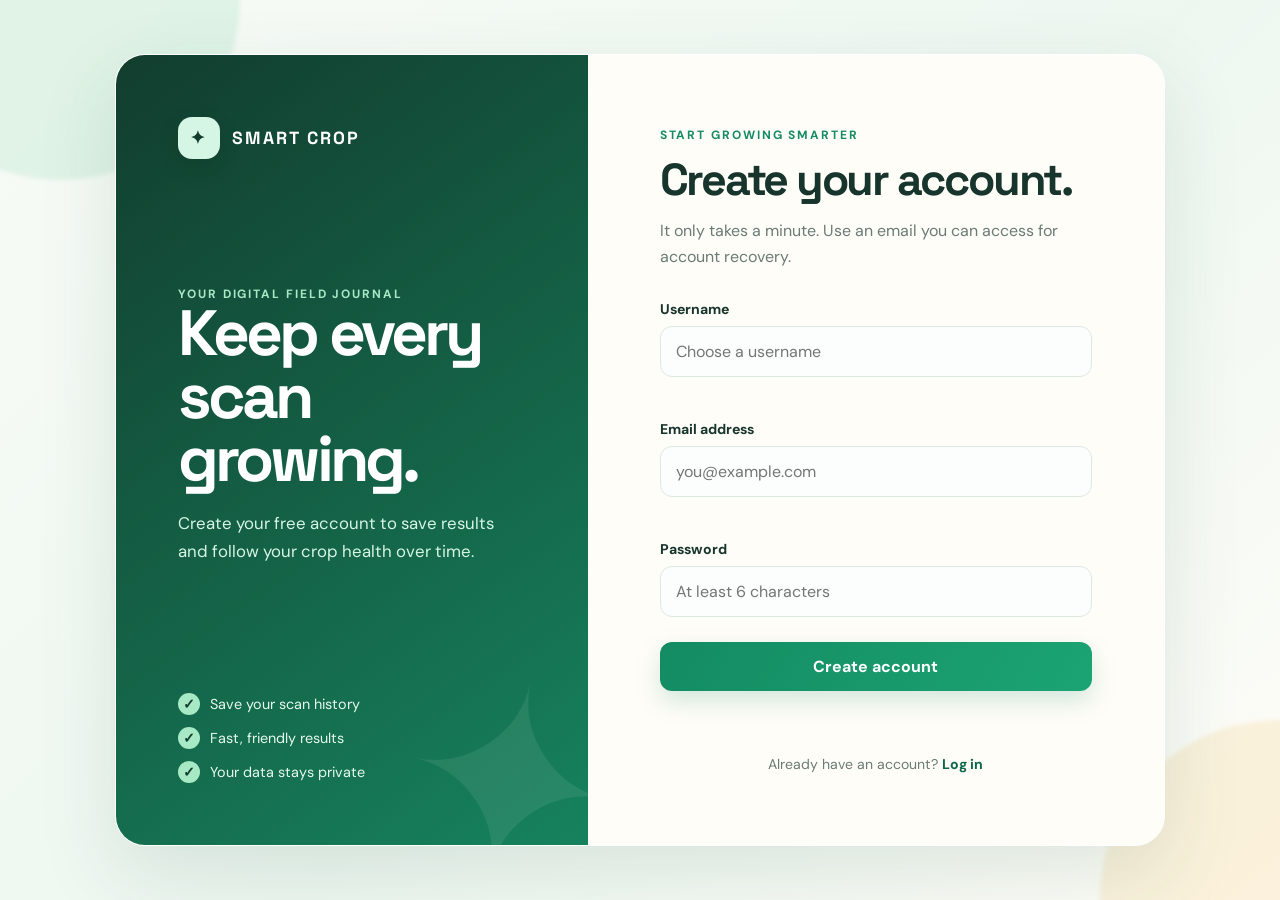
<file: Frontend/signup.html>
<!doctype html>
<html lang="en">
<head>
    <meta charset="utf-8">
    <meta name="viewport" content="width=device-width, initial-scale=1">
    <meta name="theme-color" content="#123d2e">
    <title>Create account · Smart Crop</title>
    <link rel="stylesheet" href="style.css">
</head>
<body>
    <main class="page">
        <section class="app-card">
            <aside class="brand-panel">
                <div class="brand-logo"><span class="logo-mark">✦</span> SMART CROP</div>
                <div class="brand-copy">
                    <div class="eyebrow" style="color:#a7e8c5">Your digital field journal</div>
                    <h1>Keep every scan growing.</h1>
                    <p>Create your free account to save results and follow your crop health over time.</p>
                </div>
                <ul class="feature-list" aria-label="Account benefits">
                    <li>Save your scan history</li>
                    <li>Fast, friendly results</li>
                    <li>Your data stays private</li>
                </ul>
            </aside>
            <div class="form-panel">
                <div class="eyebrow">Start growing smarter</div>
                <h2>Create your account.</h2>
                <p class="intro">It only takes a minute. Use an email you can access for account recovery.</p>
                <form id="signupForm" novalidate>
                    <div class="field">
                        <label for="username">Username</label>
                        <input type="text" id="username" name="username" autocomplete="username" placeholder="Choose a username" required>
                        <span class="field-error" id="usernameError"></span>
                    </div>
                    <div class="field">
                        <label for="email">Email address</label>
                        <input type="email" id="email" name="email" autocomplete="email" placeholder="you@example.com" required>
                        <span class="field-error" id="emailError"></span>
                    </div>
                    <div class="field">
                        <label for="password">Password</label>
                        <input type="password" id="password" name="password" autocomplete="new-password" placeholder="At least 6 characters" required>
                        <span class="field-error" id="passwordError"></span>
                    </div>
                    <button class="button" type="submit">Create account</button>
                    <p class="status" id="signupStatus" role="status" aria-live="polite"></p>
                </form>
                <p class="form-footer">Already have an account? <a href="index.html">Log in</a></p>
            </div>
        </section>
    </main>
    <script src="script.js" defer></script>
</body>
</html>
</file>
<file: Frontend/style.css>
@import url('https://fonts.googleapis.com/css2?family=DM+Sans:wght@400;500;600;700&family=Space+Grotesk:wght@500;600;700&display=swap');

:root {
    --forest: #123d2e;
    --green: #148b63;
    --green-dark: #0b6749;
    --mint: #e6f5ed;
    --paper: #fffdf8;
    --cream: #f4f8f2;
    --ink: #17352c;
    --muted: #6a7c74;
    --line: #dce9e1;
    --danger: #b42318;
    font-family: "DM Sans", sans-serif;
}

* { box-sizing: border-box; }
html { min-width: 320px; }
body { margin: 0; min-height: 100vh; color: var(--ink); background: linear-gradient(135deg, #f8fbf6, #edf7f0 55%, #fffdf8); }
button, input { font: inherit; }
a { color: var(--green-dark); }
.page { min-height: 100vh; padding: 22px; display: grid; place-items: center; position: relative; overflow: hidden; }
.page::before, .page::after { content: ""; position: absolute; width: 360px; height: 360px; border-radius: 50%; background: #bde8cf66; filter: blur(2px); }
.page::before { top: -180px; left: -120px; }
.page::after { right: -180px; bottom: -180px; background: #f6d69d4d; }
.app-card { position: relative; z-index: 1; width: min(1050px, 100%); display: grid; grid-template-columns: .9fr 1.1fr; overflow: hidden; border: 1px solid #fff; border-radius: 30px; background: var(--paper); box-shadow: 0 28px 80px #275d4321; }
.brand-panel { position: relative; display: flex; flex-direction: column; justify-content: space-between; min-height: 640px; padding: clamp(30px, 6vw, 62px); color: #fff; background: linear-gradient(145deg, #123d2e, #16825d); overflow: hidden; }
.brand-panel::after { content: "✦"; position: absolute; right: -30px; bottom: -68px; color: #ffffff14; font: 260px/1 "Space Grotesk"; transform: rotate(12deg); }
.brand-logo { position: relative; z-index: 2; display: flex; align-items: center; gap: 12px; font: 700 1.1rem "Space Grotesk"; letter-spacing: .12em; }
.logo-mark { display: grid; place-items: center; width: 42px; height: 42px; border-radius: 14px; color: var(--forest); background: #d6f6e5; box-shadow: 0 8px 22px #051f141f; }
.brand-copy { position: relative; z-index: 2; max-width: 390px; }
.brand-copy h1 { margin: 0 0 18px; font: 700 clamp(2.4rem, 5vw, 4.3rem)/.98 "Space Grotesk"; letter-spacing: -.06em; }
.brand-copy p { margin: 0; color: #d6f6e5; font-size: 1.05rem; line-height: 1.7; }
.feature-list { position: relative; z-index: 2; display: grid; gap: 12px; margin: 0; padding: 0; list-style: none; color: #e7faef; }
.feature-list li { display: flex; align-items: center; gap: 10px; font-size: .9rem; }
.feature-list li::before { content: "✓"; display: grid; place-items: center; width: 22px; height: 22px; border-radius: 50%; color: var(--forest); background: #a7e8c5; font-weight: 700; }
.form-panel { padding: clamp(28px, 6vw, 72px); }
.eyebrow { color: var(--green); font-size: .75rem; font-weight: 700; letter-spacing: .16em; text-transform: uppercase; }
.form-panel h2 { margin: 8px 0 10px; font: 700 clamp(2rem, 4vw, 2.8rem) "Space Grotesk"; letter-spacing: -.05em; }
.intro { margin: 0 0 30px; color: var(--muted); line-height: 1.6; }
.field { margin-top: 18px; }
.field label { display: block; margin-bottom: 8px; font-size: .88rem; font-weight: 700; }
.input-wrap { position: relative; }
.field input { width: 100%; padding: 14px 15px; border: 1px solid var(--line); border-radius: 12px; color: var(--ink); background: #fbfefc; outline: none; transition: border-color .2s, box-shadow .2s, background .2s; }
.field input:focus { border-color: var(--green); background: #fff; box-shadow: 0 0 0 4px #8ce0bb47; }
.field input[aria-invalid="true"] { border-color: #e06458; }
.field-error { display: block; min-height: 19px; margin-top: 6px; color: var(--danger); font-size: .78rem; }
.form-meta { display: flex; justify-content: space-between; align-items: center; gap: 12px; margin: 18px 0 26px; color: var(--muted); font-size: .82rem; }
.check { display: flex; align-items: center; gap: 8px; }
.check input { accent-color: var(--green); }
.button { width: 100%; padding: 14px 18px; border: 0; border-radius: 12px; color: #fff; background: linear-gradient(120deg, var(--green), #1ba473); box-shadow: 0 10px 24px #148b6330; font-weight: 700; cursor: pointer; transition: transform .2s, box-shadow .2s, filter .2s; }
.button:hover { filter: brightness(.95); transform: translateY(-2px); box-shadow: 0 14px 28px #148b6340; }
.button:disabled { cursor: wait; opacity: .7; transform: none; }
.button.is-loading::after { content: ""; display: inline-block; width: 14px; height: 14px; margin-left: 9px; border: 2px solid #ffffff66; border-top-color: #fff; border-radius: 50%; vertical-align: -2px; animation: spin .7s linear infinite; }
.google-login-btn { width: 100%; display: flex; align-items: center; justify-content: center; gap: 10px; margin-top: 12px; padding: 13px 18px; border: 1px solid var(--line); border-radius: 12px; color: var(--ink); background: #fff; font-weight: 700; cursor: pointer; }
.google-login-btn:hover { background: var(--cream); }
.google-login-btn img { width: 20px; height: 20px; }
.divider { display: flex; align-items: center; gap: 12px; margin: 24px 0 12px; color: var(--muted); font-size: .75rem; }
.divider::before, .divider::after { content: ""; height: 1px; flex: 1; background: var(--line); }
.form-footer { margin: 26px 0 0; color: var(--muted); text-align: center; font-size: .88rem; }
.form-footer a { font-weight: 700; text-decoration: none; }
.form-footer a:hover { text-decoration: underline; }
.status { min-height: 22px; margin: 16px 0 0; padding: 0; border-radius: 10px; color: var(--muted); font-size: .86rem; line-height: 1.45; }
.status.success, .status.error { padding: 11px 13px; }
.status.success { color: #08613f; background: var(--mint); }
.status.error { color: var(--danger); background: #fff1ef; }
.upload-page { display: block; padding: 0; }
.upload-page .topbar { position: relative; z-index: 2; display: flex; justify-content: space-between; align-items: center; width: min(1120px, calc(100% - 44px)); margin: 22px auto; }
.upload-page .topbar a { text-decoration: none; font-weight: 700; }
.upload-page main { position: relative; z-index: 1; width: min(850px, calc(100% - 44px)); margin: 10vh auto; }
.upload-panel { padding: clamp(28px, 6vw, 62px); border: 1px solid #fff; border-radius: 28px; background: #fffdf9e8; box-shadow: 0 24px 70px #275d4317; text-align: center; }
.upload-panel h1 { margin: 10px auto 12px; font: 700 clamp(2.2rem, 5vw, 4rem)/1 "Space Grotesk"; letter-spacing: -.06em; }
.upload-panel > p { max-width: 580px; margin: 0 auto 30px; color: var(--muted); line-height: 1.7; }
.drop-zone { padding: 32px 22px; border: 1.5px dashed #9bd5bb; border-radius: 18px; background: var(--cream); transition: border-color .2s, background .2s; }
.drop-zone.dragging, .drop-zone:hover { border-color: var(--green); background: var(--mint); }
.drop-zone input { width: 100%; max-width: 420px; margin: 14px auto 0; }
.preview { display: none; align-items: center; gap: 14px; margin: 18px auto 0; padding: 10px; max-width: 420px; border: 1px solid var(--line); border-radius: 12px; background: #fff; text-align: left; }
.preview.visible { display: flex; }
.preview img { width: 62px; height: 62px; border-radius: 9px; object-fit: cover; }
.preview strong { display: block; overflow: hidden; max-width: 280px; text-overflow: ellipsis; white-space: nowrap; }
.preview small { color: var(--muted); }
.scan-button { max-width: 420px; margin-top: 18px; }
@keyframes spin { to { transform: rotate(360deg); } }
@media (max-width: 760px) {
    .page { padding: 12px; }
    .app-card { grid-template-columns: 1fr; border-radius: 22px; }
    .brand-panel { min-height: 300px; padding: 28px; }
    .brand-copy h1 { font-size: 2.6rem; }
    .feature-list { grid-template-columns: 1fr 1fr; }
    .form-panel { padding: 30px 24px 34px; }
    .upload-page .topbar { width: calc(100% - 28px); margin: 14px auto; }
    .upload-page main { width: calc(100% - 28px); margin: 7vh auto; }
    .upload-panel { border-radius: 22px; }
}
@media (prefers-reduced-motion: reduce) {
    *, *::before, *::after { scroll-behavior: auto !important; transition-duration: .01ms !important; animation-duration: .01ms !important; }
}
</file>
